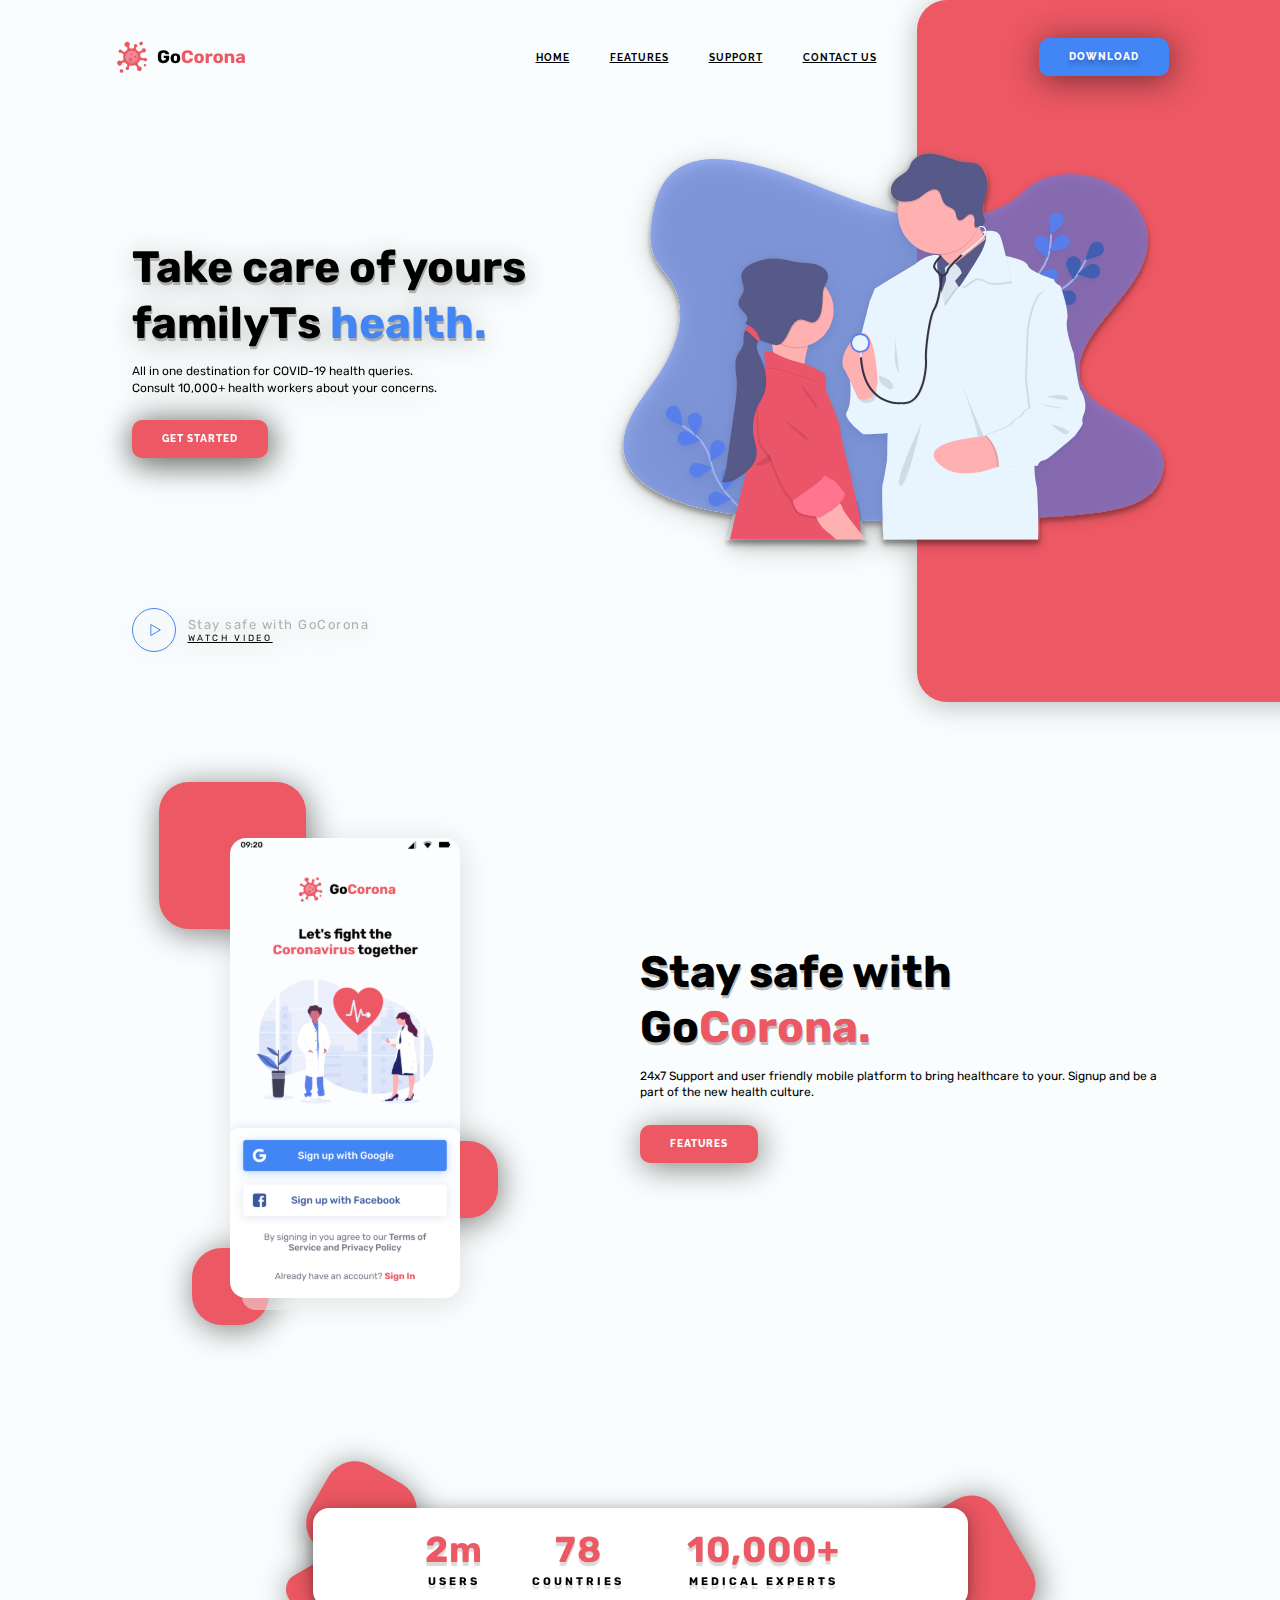
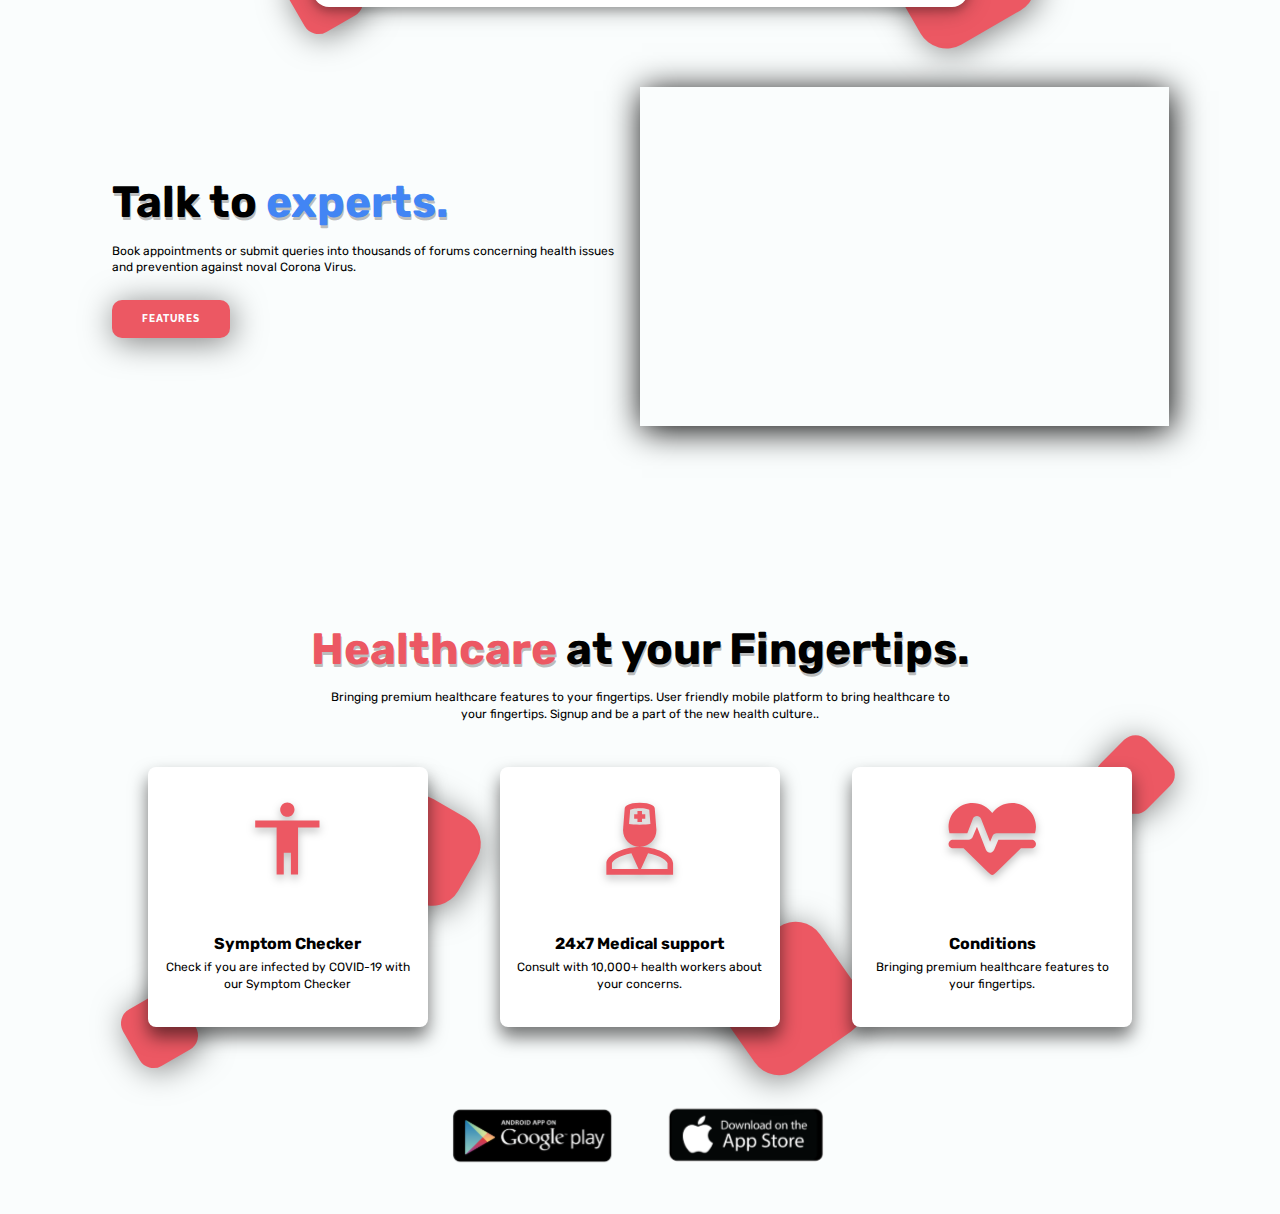
<file: index.html>
<!DOCTYPE html>
<html lang="en">
  <head>
    <meta charset="UTF-8" />
    <meta http-equiv="X-UA-Compatible" content="IE=edge" />
    <meta name="viewport" content="width=device-width, initial-scale=1.0" />
    <link
      href="https://fonts.googleapis.com/css?family=Rubik:regular,700&display=swap"
      rel="stylesheet"
    />
    <link
      href="https://fonts.googleapis.com/css?family=Raleway:700,800&display=swap"
      rel="stylesheet"
    />
    <link rel="stylesheet" href="./css/style.css" />
    <link rel="stylesheet" href="./js/script.js" />
    <title>GoCorona</title>
  </head>

  <body>
    <div class="wrapper">
      <header id="open" class="header">
        <div id="close" class="header__container">
          <a href="" class="header__logo">
            <img src="./img/logo.svg" alt="logo" />
          </a>
          <div class="header__menu menu">
            <nav class="menu__body">
              <ul class="menu__list">
                <li class="menu__item">
                  <a href="" class="menu__link"><u>HOME</u></a>
                </li>
                <li class="menu__item">
                  <a href="" class="menu__link"><u>FEATURES</u></a>
                </li>
                <li class="menu__item">
                  <a href="" class="menu__link"><u>SUPPORT</u> </a>
                </li>
                <li class="menu__item">
                  <a href="" class="menu__link"><u>CONTACT US</u> </a>
                </li>
              </ul>
            </nav>
          </div>
          <div class="header__button">
            <a href="" class="button button__blue">DOWNLOAD</a>
            <a href="#open" class="icon-menu"><span></span></a>
            <a href="#close" class="close-icon-menu"></a>
          </div>
        </div>
      </header>
      <main class="main">
        <section class="get-started">
          <div class="get-started__container">
            <div class="get-started__content">
              <div class="get-started__block-text block-text">
                <h1 class="block-text__title block-text__title-blue">
                  Take care of yours familyТs <span>health.</span>
                </h1>
                <div class="block-text__text">
                  <p>All in one destination for COVID-19 health queries.</p>
                  <p>Consult 10,000+ health workers about your concerns.</p>
                </div>
                <a href="" class="block-text__button button">GET STARTED</a>
              </div>
            </div>
            <div class="get-started__image">
              <img src="./img/doctor.svg" alt="Doctor" />
            </div>
            <div class="get-started__video">
              <a href="" class="video-get-started">
                <div class="video-get-started__icon">
                  <img src="./img/play.svg" alt="Watch video" />
                </div>
                <div class="video-get-started__body">
                  <div class="video-get-started__title">
                    Stay safe with GoCorona
                  </div>
                  <div class="video-get-started__text"><u>Watch Video</u></div>
                </div>
              </a>
            </div>
          </div>
        </section>
        <section class="stay-safe">
          <div class="stay-safe__container">
            <div class="stay-safe__media">
              <div class="media-stay-safe">
                <div class="media-stay-safe__image">
                  <img src="./img/login.svg" alt="App" />
                </div>
                <div
                  class="media-stay-safe__item media-stay-safe__item_1"
                ></div>
                <div
                  class="media-stay-safe__item media-stay-safe__item_2"
                ></div>
                <div
                  class="media-stay-safe__item media-stay-safe__item_3"
                ></div>
              </div>
            </div>
            <div class="stay-safe__content">
              <div class="stay-safe__block-text block-text">
                <h2 class="block-text__title">
                  Stay safe with Go<span>Corona.</span>
                </h2>
                <div class="block-text__text">
                  24x7 Support and user friendly mobile platform to bring
                  healthcare to your. Signup and be a part of the new health
                  culture.
                </div>
                <a href="" class="block-text__button button">Features</a>
              </div>
            </div>
          </div>
        </section>
        <section class="experts">
          <div class="experts__container">
            <div class="experts__statistics statistics-experts">
              <div class="statistics-experts__body body-statistics-experts">
                <div class="body-statistics-experts__item">
                  <div class="body-statistics-experts__value">2m</div>
                  <div class="body-statistics-experts__text">Users</div>
                </div>
                <div class="body-statistics-experts__item">
                  <div class="body-statistics-experts__value">78</div>
                  <div class="body-statistics-experts__text">countries</div>
                </div>
                <div class="body-statistics-experts__item">
                  <div class="body-statistics-experts__value">10,000+</div>
                  <div class="body-statistics-experts__text">
                    medical experts
                  </div>
                </div>
              </div>
              <div
                class="statistics-experts__decor statistics-experts__decor_1"
              ></div>
              <div
                class="statistics-experts__decor statistics-experts__decor_2"
              ></div>
              <div
                class="statistics-experts__decor statistics-experts__decor_3"
              ></div>
            </div>

            <div class="experts__body">
              <div class="experts__content">
                <div class="experts__block-text block-text">
                  <h2 class="block-text__title block-text__title-blue">
                    Talk to <span>experts.</span>
                  </h2>
                  <div class="block-text__text">
                    Book appointments or submit queries into thousands of forums
                    concerning health issues and prevention against noval Corona
                    Virus.
                  </div>
                  <a href="" class="block-text__button button">Features</a>
                </div>
              </div>
              <div class="experts__video">
                <iframe
                  src="https://www.youtube.com/embed/6vXWpw1sDOM"
                  title="YouTube video player"
                  frameborder="0"
                  allow="accelerometer; autoplay; clipboard-write; encrypted-media; gyroscope; picture-in-picture"
                  allowfullscreen
                ></iframe>
              </div>
            </div>
          </div>
        </section>
        <section class="healthcare">
          <div class="healthcare__container">
            <div class="healthcare__block-text block-text block-text_center">
              <h2 class="block-text__title">
                <span>Healthcare</span> at your Fingertips.
              </h2>
              <div class="block-text__text block-text__text_mw">
                Bringing premium healthcare features to your fingertips. User
                friendly mobile platform to bring healthcare to your fingertips.
                Signup and be a part of the new health culture..
              </div>
            </div>
            <div class="healthcare__items">
              <div class="healthcare__column healthcare_column_1">
                <div class="healthcare__item item-healthcare">
                  <div class="item-healthcare__icon">
                    <img src="./img/human_icon.svg" alt="human-icon" />
                  </div>

                  <div class="item-healthcare__title">Symptom Checker</div>
                  <div class="item-healthcare__text">
                    Check if you are infected by COVID-19 with our Symptom
                    Checker
                  </div>
                </div>
              </div>
              <div class="healthcare__column healthcare_column_2">
                <div class="healthcare__item item-healthcare">
                  <div class="item-healthcare__icon">
                    <img src="./img/doctor_icon.svg" alt="doctor_icon" />
                  </div>
                  <div class="item-healthcare__title">24x7 Medical support</div>
                  <div class="item-healthcare__text">
                    Consult with 10,000+ health workers about your concerns.
                  </div>
                </div>
              </div>
              <div class="healthcare__column healthcare_column_3">
                <div class="healthcare__item item-healthcare">
                  <div class="item-healthcare__icon">
                    <img src="./img/heart_icon.svg" alt="heart_icon" />
                  </div>
                  <div class="item-healthcare__title">Conditions</div>
                  <div class="item-healthcare__text">
                    Bringing premium healthcare features to your fingertips.
                  </div>
                </div>
              </div>
            </div>
          </div>
        </section>
      </main>
      <footer class="footer">
        <div class="footer__container">
          <div class="footer__items">
            <a href="" class="footer__item">
              <img src="./img/google.svg" alt="Google Play" />
            </a>
            <a href="" class="footer__item">
              <img src="./img/apple.svg" alt="Apple Store" />
            </a>
          </div>
        </div>
      </footer>
    </div>
  </body>
</html>
</file>
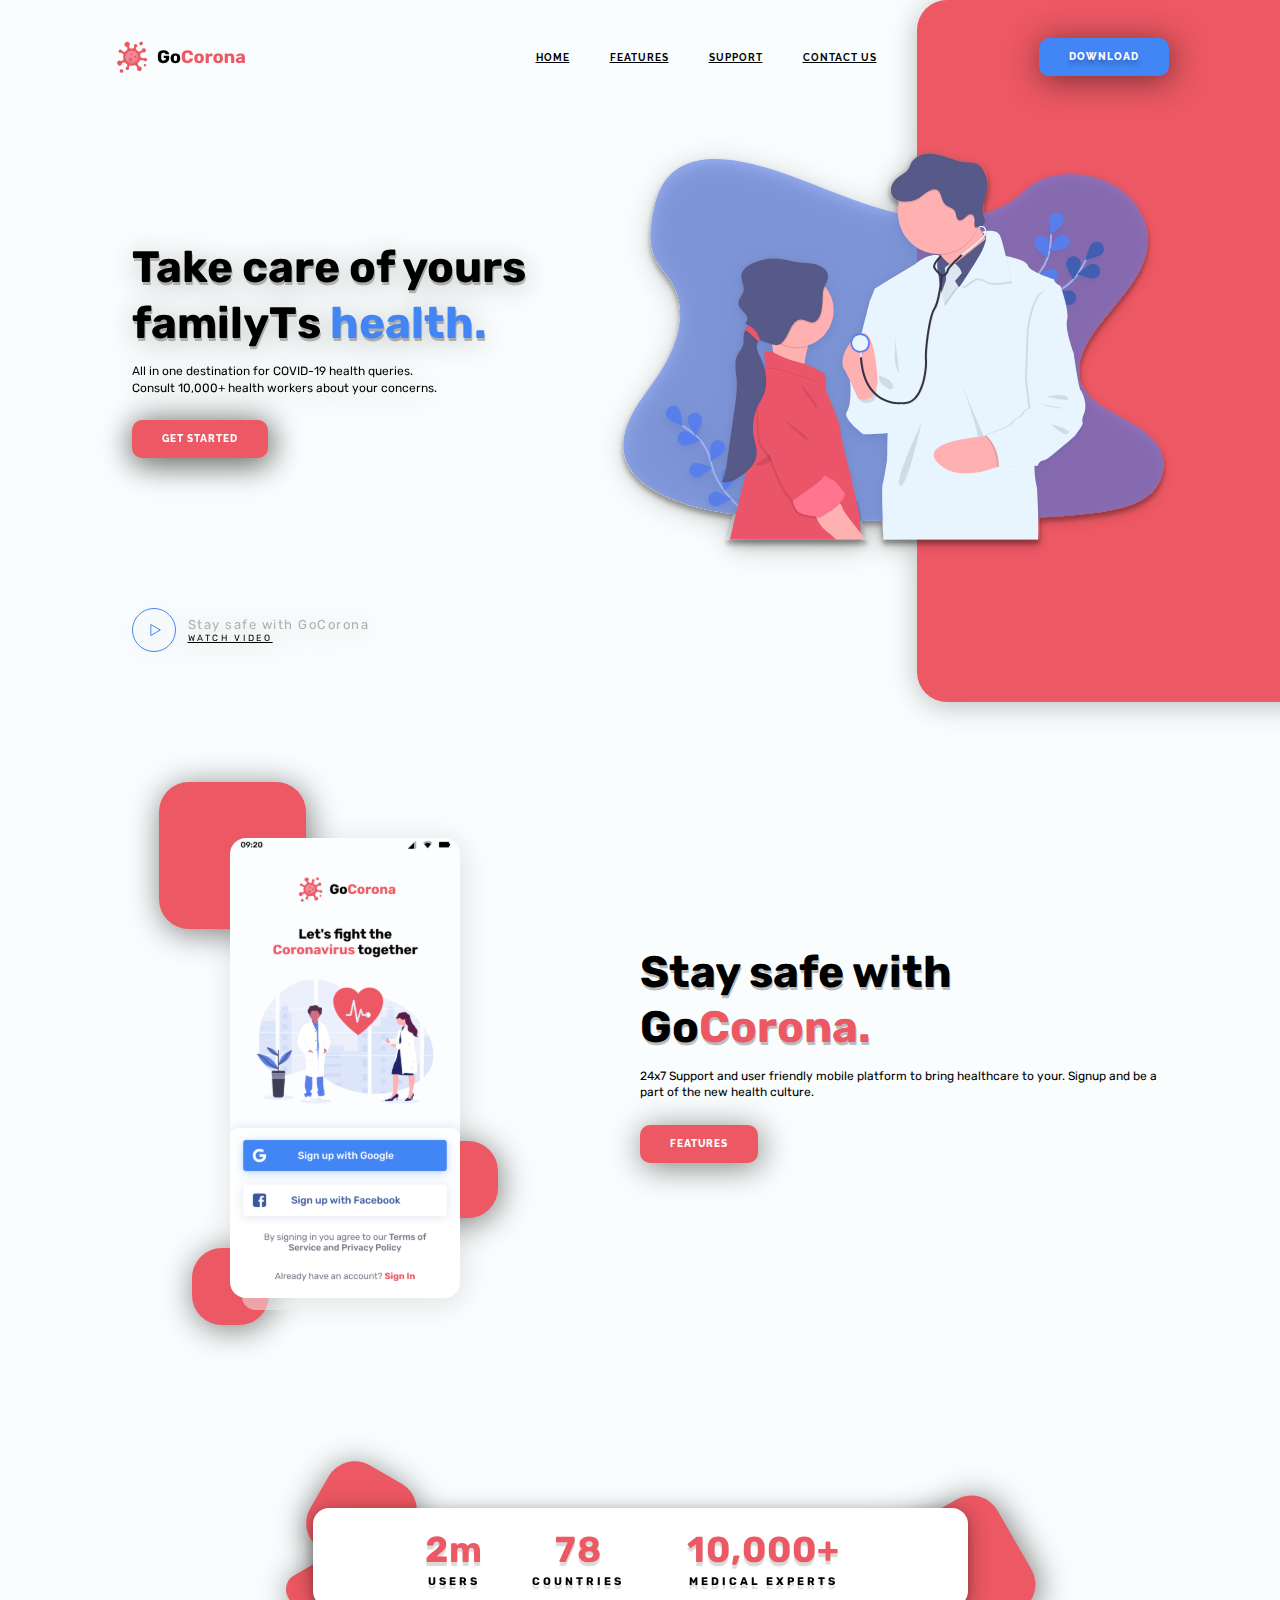
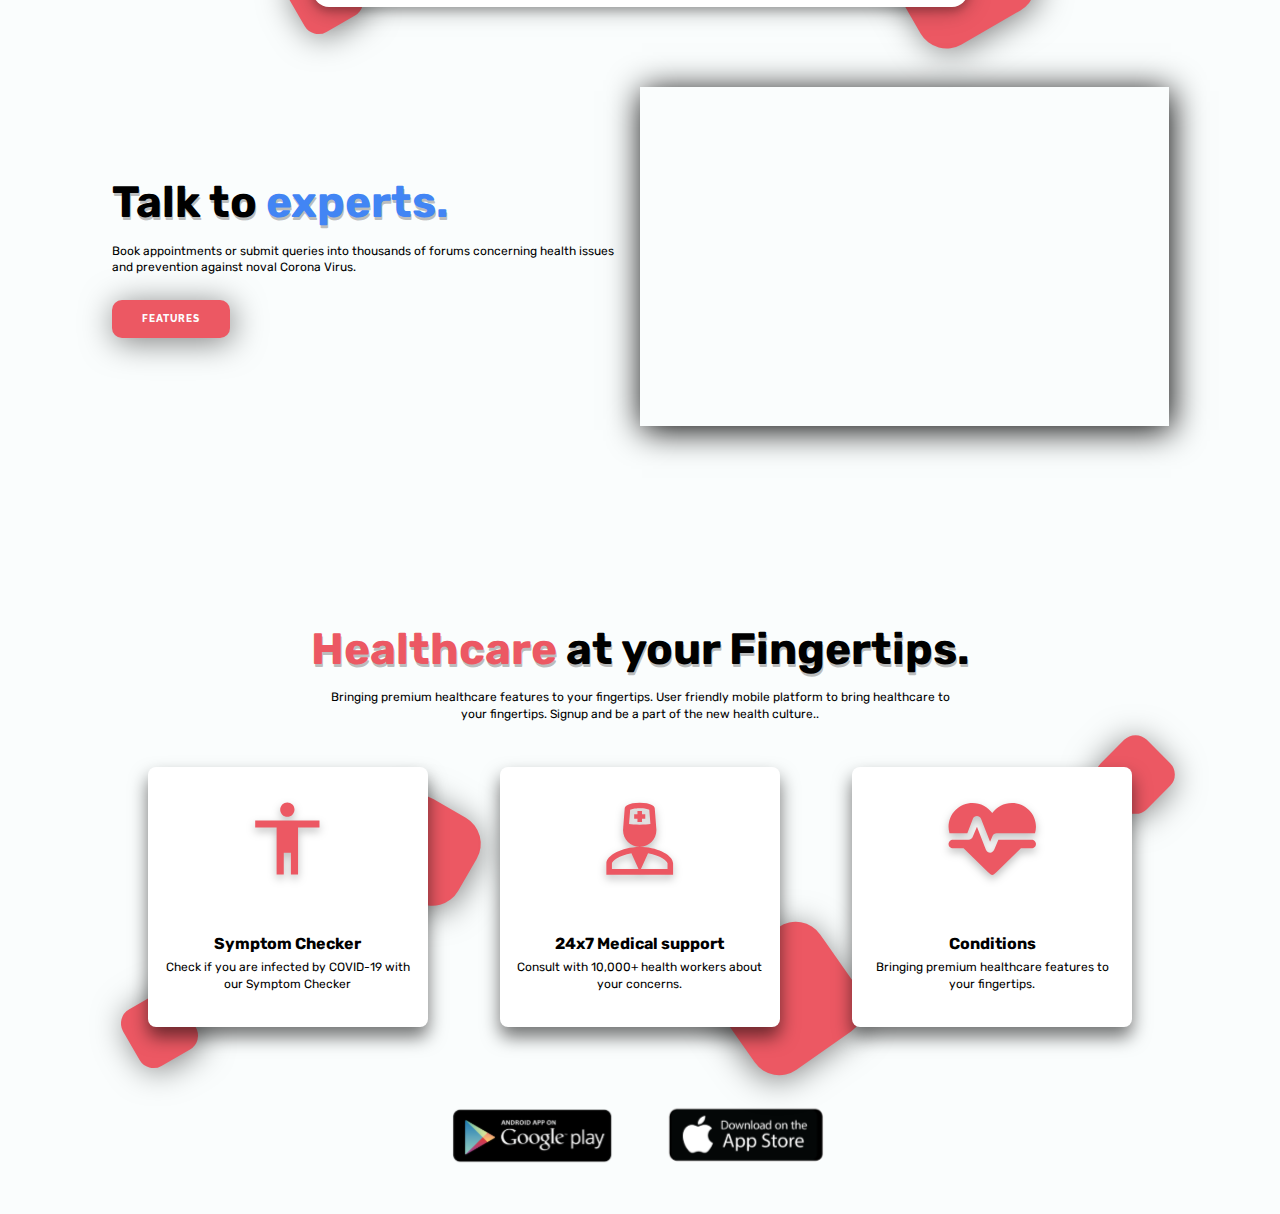
<file: html/index.html>
<!DOCTYPE html>
<html lang="en">

<head>
    <meta charset="UTF-8">
    <meta http-equiv="X-UA-Compatible" content="IE=edge">
    <meta name="viewport" content="width=device-width, initial-scale=1.0">
    <link href="https://fonts.googleapis.com/css?family=Rubik:regular,700&display=swap" rel="stylesheet" />
    <link href="https://fonts.googleapis.com/css?family=Raleway:700,800&display=swap" rel="stylesheet" />
    <link rel="stylesheet" href="../css/style.css">
    <link rel="stylesheet" href="../js/script.js">
    <title>GoCorona</title>
</head>

<body>
    <div class="wrapper">
        <header id="open" class="header">
            <div id="close" class="header__container">
                <a href="" class="header__logo">
                    <img src="../img/logo.svg" alt="logo">
                </a>
                <div class="header__menu menu">
                    <nav class="menu__body">
                        <ul class="menu__list">
                            <li class="menu__item"><a href="" class="menu__link"><u>HOME</u></a></li>
                            <li class="menu__item"><a href="" class="menu__link"><u>FEATURES</u></a></li>
                            <li class="menu__item"><a href="" class="menu__link"><u>SUPPORT</u> </a></li>
                            <li class="menu__item"><a href="" class="menu__link"><u>CONTACT US</u> </a></li>
                        </ul>
                    </nav>
                </div>
                <div class="header__button">
                    <a href="" class="button button__blue">DOWNLOAD</a>
                    <a href="#open" class="icon-menu"><span></span></a>
                    <a href="#close" class="close-icon-menu"></a>
                </div>
            </div>
        </header>
        <main class="main">
            <section class="get-started">
                <div class="get-started__container">
                    <div class="get-started__content">
                        <div class="get-started__block-text block-text">
                            <h1 class="block-text__title block-text__title-blue">
                                Take care of yours familyТs <span>health.</span>
                            </h1>
                            <div class="block-text__text">
                                <p>All in one destination for COVID-19 health queries.</p>
                                <p>Consult 10,000+ health workers about your concerns.</p>
                            </div>
                            <a href="" class="block-text__button button">GET STARTED</a>
                        </div>
                    </div>
                    <div class="get-started__image">
                        <img src="../img/doctor.svg" alt="Doctor">
                    </div>
                    <div class="get-started__video">
                        <a href="" class="video-get-started">
                            <div class="video-get-started__icon">
                                <img src="../img/play.svg" alt="Watch video">
                            </div>
                            <div class="video-get-started__body">
                                <div class="video-get-started__title">Stay safe with GoCorona</div>
                                <div class="video-get-started__text"> <u>Watch Video</u></div>
                            </div>
                        </a>
                    </div>
                </div>
            </section>
            <section class="stay-safe">
                <div class="stay-safe__container">
                    <div class="stay-safe__media">
                        <div class="media-stay-safe">
                            <div class="media-stay-safe__image">
                                <img src="../img/login.svg" alt="App">
                            </div>
                            <div class="media-stay-safe__item media-stay-safe__item_1"></div>
                            <div class="media-stay-safe__item media-stay-safe__item_2"></div>
                            <div class="media-stay-safe__item media-stay-safe__item_3"></div>
                        </div>
                    </div>
                    <div class="stay-safe__content">
                        <div class="stay-safe__block-text block-text">
                            <h2 class="block-text__title">
                                Stay safe with Go<span>Corona.</span>
                            </h2>
                            <div class="block-text__text">24x7 Support and user friendly mobile platform to bring healthcare to your. Signup and be a part of the new health culture.
                            </div>
                            <a href="" class="block-text__button button">Features</a>
                        </div>
                    </div>
                </div>
            </section>
            <section class="experts">
                <div class="experts__container">
                    <div class="experts__statistics statistics-experts">
                        <div class="statistics-experts__body body-statistics-experts">
                            <div class="body-statistics-experts__item">
                                <div class="body-statistics-experts__value">2m</div>
                                <div class="body-statistics-experts__text">Users</div>
                            </div>
                            <div class="body-statistics-experts__item">
                                <div class="body-statistics-experts__value">78</div>
                                <div class="body-statistics-experts__text">countries</div>
                            </div>
                            <div class="body-statistics-experts__item">
                                <div class="body-statistics-experts__value">10,000+</div>
                                <div class="body-statistics-experts__text">medical experts</div>
                            </div>
                        </div>
                        <div class="statistics-experts__decor statistics-experts__decor_1"></div>
                        <div class="statistics-experts__decor statistics-experts__decor_2"></div>
                        <div class="statistics-experts__decor statistics-experts__decor_3"></div>
                    </div>

                    <div class="experts__body">
                        <div class="experts__content">
                            <div class="experts__block-text block-text">
                                <h2 class="block-text__title block-text__title-blue">Talk to <span>experts.</span></h2>
                                <div class="block-text__text">
                                    Book appointments or submit queries into thousands of forums concerning health issues and prevention against noval Corona Virus.
                                </div>
                                <a href="" class="block-text__button button">Features</a>
                            </div>
                        </div>
                        <div class="experts__video">
                            <iframe src="https://www.youtube.com/embed/6vXWpw1sDOM" title="YouTube video player" frameborder="0" allow="accelerometer; autoplay; clipboard-write; encrypted-media; gyroscope; picture-in-picture" allowfullscreen></iframe>
                        </div>
                    </div>
                </div>
            </section>
            <section class="healthcare">
                <div class="healthcare__container">
                    <div class="healthcare__block-text block-text block-text_center">
                        <h2 class="block-text__title"><span>Healthcare</span> at your Fingertips.</h2>
                        <div class="block-text__text block-text__text_mw">
                            Bringing premium healthcare features to your fingertips. User friendly mobile platform to bring healthcare to your fingertips. Signup and be a part of the new health culture..
                        </div>
                    </div>
                    <div class="healthcare__items">
                        <div class="healthcare__column healthcare_column_1">
                            <div class="healthcare__item item-healthcare">
                                <div class="item-healthcare__icon">
                                    <img src="../img/human_icon.svg" alt="human-icon">
                                </div>

                                <div class="item-healthcare__title">Symptom Checker</div>
                                <div class="item-healthcare__text">Check if you are infected by COVID-19 with our Symptom Checker</div>
                            </div>
                        </div>
                        <div class="healthcare__column healthcare_column_2">
                            <div class="healthcare__item item-healthcare">
                                <div class="item-healthcare__icon">
                                    <img src="../img/doctor_icon.svg" alt="doctor_icon">
                                </div>
                                <div class="item-healthcare__title">24x7 Medical support</div>
                                <div class="item-healthcare__text">Consult with 10,000+ health workers about your concerns.</div>
                            </div>
                        </div>
                        <div class="healthcare__column healthcare_column_3">
                            <div class="healthcare__item item-healthcare">
                                <div class="item-healthcare__icon">
                                    <img src="../img/heart_icon.svg" alt="heart_icon">
                                </div>
                                <div class="item-healthcare__title">Conditions</div>
                                <div class="item-healthcare__text">Bringing premium healthcare features to your fingertips.</div>
                            </div>
                        </div>
                    </div>
                </div>
            </section>
        </main>
        <footer class="footer">
            <div class="footer__container">
                <div class="footer__items">
                    <a href="" class="footer__item">
                        <img src="../img/google.svg" alt="Google Play">
                    </a>
                    <a href="" class="footer__item">
                        <img src="../img/apple.svg" alt="Apple Store">
                    </a>
                </div>
            </div>
        </footer>
    </div>
</body>

</html>
</file>
<file: css/style.css>
*,
    *::before,
    *::after {
        padding: 0;
        margin: 0;
        border: 0;
        box-sizing: border-box;
    }
    
    a {
        text-decoration: none;
    }
    
    ul,
    ol,
    li {
        list-style: none;
    }
    
    img {
        vertical-align: top;
    }
    
    h1,
    h2,
    h3,
    h4,
    h5,
    h6 {
        font-weight: inherit;
        font-size: inherit;
    }
    
    html,
    body {
        height: 100%;
        line-height: 1;
        font-family: Rubik;
        font-size: 12px;
        /* color: #616161; */
        background-color: #fafdfd;
    }
    
    .wrapper {
        overflow: hidden;
        display: flex;
        flex-direction: column;
        min-height: 100%;
    }
    
    .main {
        flex: 1 1 auto;
    }
    /* -------------------- */
    
    [class*="_container"] {
        max-width: 1087px;
        margin: 0px auto;
        padding: 0px 15px;
    }
    /*pc ------------------------------------------------------------------------------*/
    
    @media (max-width: 1087px) {
        [class*="_container"] {
            max-width: 970px;
        }
    }
    /*tablet-------------------------------------------------------------------------------*/
    
    @media (max-width: 991.98px) {
        [class*="_container"] {
            max-width: 750px;
        }
    }
    /*mobile*/
    
    @media (max-width: 767.98px) {
        [class*="_container"] {
            max-width: none;
        }
    }
    /*mobile small -------------------------------------------------------------------------*/
    
    @media (max-width: 479.98px) {
        .header__logo {
            flex: 0 0 40px;
            overflow: hidden;
        }
    }
    /*HEADER-----------------------------------------------------------------------------*/
    
    .header {
        position: absolute;
        width: 100%;
        top: 0;
        left: 0;
        z-index: 50;
    }
    
    .header__container {
        display: flex;
        min-height: 114px;
        align-items: center;
    }
    
    .header__logo {
        position: relative;
        z-index: 5;
    }
    
    .header__menu {
        flex: 1 1 auto;
    }
    
    .header__button {
        position: relative;
        z-index: 5;
        flex: 0 0 252px;
        display: flex;
        justify-content: flex-end;
        align-items: center;
    }
    /*MENU---------------------------------------------------------------------------------------*/
    
    .menu {
        display: flex;
        justify-content: flex-end;
    }
    
    .menu__list {
        display: flex;
    }
    
    .menu__item {
        margin: 0px 40px 0px 0px;
    }
    
    .menu__link {
        font-family: Raleway;
        text-transform: uppercase;
        font-weight: 700;
        font-size: 10px;
        line-height: 1.2;
        color: black;
        letter-spacing: 1px;
        position: relative;
        line-height: 12px;
        text-align: left;
        cursor: pointer;
        line-height: 1;
        text-decoration: none;
    }
    
    .menu__link:after {
        display: block;
        position: absolute;
        left: 0;
        right: 0;
        width: 0;
        height: 1px;
        background-color: rgb(194, 185, 185);
        border: 1px;
        content: "";
        transition: width 0.6s ease-out;
    }
    
    .menu__link:hover:after,
    .menu__link:focus:after {
        width: 100%;
        /*устанавливаем значение 100% чтобы ссылка подчёркивалась полностью*/
    }
    
    @media (max-width: 991.98px) {
        .header__container {
            min-height: 80px;
        }
        .header__button {
            flex: 0 0 150px;
        }
        .menu__item {
            margin: 18px 30px 0px 5px;
        }
    }
    
    @media (max-width: 767.98px) {
        .menu__body {
            position: fixed;
            top: 0;
            left: -100%;
            width: 100%;
            height: 100%;
            overflow: auto;
            background-color: #ffffff;
            padding: 90px 15px 30px 15px;
            transition: left 0.3s;
        }
        .header:target .menu__body {
            left: 0;
        }
        .header:target .menu__body:before {
            content: "";
            position: fixed;
            top: 0;
            left: 0;
            height: 80px;
            width: 100%;
            background-color: white;
        }
        .menu__list {
            flex-direction: column;
            justify-content: center;
            align-items: center;
        }
        .menu__item {
            margin: 0px 0px 25px 0px;
        }
        .menu__item:last-child {
            margin-bottom: 0;
        }
        .menu__link {
            font-size: 20px;
        }
    }
    
    @media (max-width: 479.98px) {
        .header__logo {
            flex: 0 0 40px;
            overflow: hidden;
        }
    }
    /*BUTTON-------------------------------------------------------------------------------------*/
    
    .button {
        display: inline-block;
        font-family: Raleway;
        text-transform: uppercase;
        font-weight: 800;
        font-size: 10px;
        line-height: 1.2;
        letter-spacing: 1px;
        color: #FCFDFE;
        padding: 13px 30px;
        border-radius: 10px;
        background-color: #EC5863;
        box-shadow: 2px 4px 32px rgba(0, 0, 0, 0.50);
    }
    
    .button:hover {
        background-color: #e93c48;
        /* text-shadow: 0px 4px 4px rgba(0, 0, 0, 0.25); */
        transition: .4s ease-out;
        transition-delay: 0.5s;
        box-shadow: none;
    }
    
    .button__blue {
        background: #4285F4;
        text-shadow: 0px 4px 4px rgba(0, 0, 0, 0.25);
    }
    
    .button__blue:hover {
        background: #1f62ce;
        /* box-shadow: 2px 4px 32px rgba(0, 0, 0, 0.50); */
        box-shadow: none;
        /* transition: width 0.3s ease-out; */
    }
    /*small-menu-----------------------------------------------------------------------------------*/
    
    .close-icon-menu,
    .icon-menu {
        display: none;
    }
    
    @media (max-width: 767.98px) {
        .icon-menu {
            display: flex;
            position: relative;
            flex: 0 0 30px;
            height: 18px;
            flex-direction: column;
            justify-content: space-between;
            margin: 0px 0px 0px 20px;
        }
        .icon-menu::before,
        .icon-menu::after {
            content: "";
            background-color: black;
            height: 2px;
        }
        .icon-menu span {
            height: 2px;
            background-color: black;
        }
        .close-icon-menu {
            flex: 0 0 30px;
            height: 18px;
            position: relative;
            margin: 0px 0px 0px 20px;
        }
        .close-icon-menu::before,
        .close-icon-menu::after {
            content: "";
            position: absolute;
            top: 50%;
            left: 0;
            width: 100%;
            background-color: black;
            height: 2px;
        }
        .close-icon-menu::before {
            transform: rotate(37deg);
        }
        .close-icon-menu::after {
            transform: rotate(-37deg);
        }
        .header:target .icon-menu {
            display: none;
        }
        .header:target .close-icon-menu {
            display: flex;
        }
    }
    /*selection-------------------------------------------------------------------------*/
    
    .block-text {}
    
    .block-text_center {
        text-align: center;
        padding: 0px 100px;
    }
    
    .block-text__title {
        font-weight: 700;
        font-size: 44px;
        line-height: 126%;
        color: #000;
        text-shadow: 1px 3px 0px rgba(0, 0, 0, 0.25);
    }
    
    .block-text__title:not(:last-child) {
        margin: 0px 0px 12px 0px;
    }
    
    .block-text__title span {
        color: #EC5863;
    }
    
    .block-text__title-blue span {
        color: #4285F4;
    }
    
    .block-text__text {
        line-height: 138.5%;
    }
    
    .block-text__text_mw {
        max-width: 620px;
        margin: 0px auto;
    }
    
    .block-text__text:not(:last-child) {
        margin: 0px 0px 24px 0px;
    }
    
    .block-text__button {}
    
    @media (max-width: 767.98px) {
        .block-text__title {
            font-size: 34px;
        }
    }
    /*-------------------------------------------------------------------------------------*/
    
    .get-started {
        background-color: #fafdfd;
    }
    
    .get-started__container {
        padding: 150px 15px 50px 15px;
        display: flex;
        align-items: center;
        flex-wrap: wrap;
        position: relative;
        filter: drop-shadow(0px 4px 14px rgba(0, 0, 0, 0.25));
    }
    
    .get-started__container::before {
        content: '';
        position: absolute;
        width: 100vw;
        height: 100%;
        right: 267px;
        top: 0;
        /* margin: 0px 0px 0px -252px; */
        transform: translate(100%, 0px);
        border-radius: 30px 0px 0px 30px;
        background-color: #ec5863;
    }
    
    .get-started__content {
        flex: 0 1 48%;
        padding: 0px 20px;
    }
    
    .get-started__block-text {
        max-width: 410px;
    }
    
    .get-started__video {
        flex: 1 1 100%;
        padding: 60px 0px 0px 20px;
    }
    
    .get-started__image {
        flex: 0 1 52%;
        position: relative;
        z-index: 2;
    }
    
    .get-started__image img {
        max-width: 100%;
        filter: drop-shadow(0px 4px 4px rgba(0, 0, 0, 0.25));
    }
    
    .video-get-started {
        display: inline-flex;
        align-items: center;
    }
    
    .video-get-started__icon {
        flex: 0 0 44px;
    }
    
    .video-get-started__icon:hover {}
    
    .video-get-started__body {
        display: flex;
        flex-direction: column;
        justify-content: space-between;
        padding: 0px 0px 0px 12px;
    }
    
    .video-get-started__title {
        color: rgba(176, 176, 176, 1);
        font-size: 13px;
        line-height: 126%;
        letter-spacing: 1.5px;
    }
    
    .video-get-started__text {
        text-transform: uppercase;
        font-size: 9px;
        color: rgba(0, 0, 0, 1);
        line-height: 126%;
        letter-spacing: 2.65px;
    }
    
    @media (max-width: 991.98px) {
        .get-started__container::before {
            right: 185px;
            border-radius: 20px 0px 0px 20px;
        }
    }
    
    @media (max-width: 767.98px) {
        .get-started__container {
            padding: 100px 15px 30px 15px;
        }
        .get-started__image {
            flex: 1 1 100%;
            text-align: center;
            padding: 30px 0;
        }
        .get-started__container::before {
            left: 185px;
            display: none;
        }
        .get-started__block-text {
            min-width: none;
        }
        .get-started__content {
            flex: 1 1 100%;
            padding: 0;
        }
        .get-started__video {
            padding: 0;
        }
    }
    /* -----------------------------------второй блок "Stay safe with GoCorona." -------------------------------------------*/
    
    .stay-safe {
        padding: 80px 0px;
    }
    
    .stay-safe__container {
        display: flex;
        align-items: center;
    }
    
    .stay-safe__media {
        flex: 0 1 50%;
    }
    
    .stay-safe__content {
        flex: 0 1 50%;
    }
    
    .stay-safe__block-text {}
    
    .media-stay-safe {
        width: 373px;
        padding: 56px 0px 27px 0px;
        position: relative;
        text-align: center;
        position: relative;
    }
    
    .media-stay-safe__image {
        display: inline-block;
        box-shadow: 2px 4px 32px rgba(0, 0, 0, 0.12);
        border-radius: 16px;
        position: relative;
        width: 61.5%;
    }
    
    .media-stay-safe__image img {
        position: relative;
        z-index: 2;
        min-width: 100%;
    }
    
    .media-stay-safe__image::after {
        content: "";
        position: absolute;
        bottom: -12px;
        left: 12px;
        width: 206px;
        height: 27px;
        z-index: 1;
        background: rgba(240, 240, 240, 0.49);
        border-radius: 16px;
    }
    
    .media-stay-safe__item {
        position: absolute;
        background-color: #ec5863;
        border-radius: 30px;
        width: 77px;
        height: 77px;
        box-shadow: 2px 4px 32px rgba(0, 0, 0, 0.50);
    }
    
    .media-stay-safe__item:hover {
        background-color: #e93c48;
        /* text-shadow: 0px 4px 4px rgba(0, 0, 0, 0.25); */
        transition: .4s ease-out;
        transition-delay: 0.5s;
        box-shadow: none;
    }
    
    .media-stay-safe__item_1 {
        top: 0;
        left: 0;
        width: 147px;
        height: 147px;
    }
    
    .media-stay-safe__item_2 {
        bottom: 0;
        left: 33px;
    }
    
    .media-stay-safe__item_3 {
        bottom: 107px;
        right: 34px;
    }
    
    @media (max-width: 991.98px) {
        .stay-safe {
            padding: 40px 0;
        }
    }
    
    @media (min-width: 991.98px) {
        .stay-safe__media {
            padding: 0px 0px 0px 47px;
        }
    }
    
    @media (max-width: 767.98px) {
        .stay-safe__container {
            flex-direction: column-reverse;
        }
        .stay-safe__content {
            margin: 0px 0px 30px 0px;
        }
    }
    
    @media (max-width:479.98px) {
        .media-stay-safe {
            width: 290px;
        }
    }
    /* ==================================================== 3 блок ================================== */
    
    .experts {
        padding: 103px 0px 116px 0px;
    }
    
    .experts__container {}
    
    .experts__block-text {
        min-width: 400px;
    }
    
    .experts__statistics {}
    
    .statistics-experts {
        max-width: 655px;
        margin: 0px auto;
        position: relative;
    }
    
    .experts__body {
        display: flex;
        align-items: center;
    }
    
    .experts__content {
        flex: 0 1 50%;
        padding: 0px 20px 0px 0px;
    }
    
    .experts__video {
        flex: 0 1 50%;
        padding: 0px 0px 32% 0px;
        position: relative;
    }
    
    .experts__video iframe {
        position: absolute;
        width: 100%;
        height: 100%;
        top: 0;
        left: 0;
        object-fit: cover;
        box-shadow: 2px 4px 32px rgba(0, 0, 0, 1.50);
    }
    
    @media (max-width: 767.98px) {
        .experts {
            padding: 80px 0px 30px 0px;
        }
        .experts__body {
            align-items: stretch;
            flex-direction: column;
        }
        .experts__video {
            padding: 0px 0px 58% 0px;
        }
        .experts__content {
            padding: 0;
            margin: 0 0 30px 0;
        }
    }
    
    .statistics-experts__body {
        background-color: #fff;
        box-shadow: 0px 2px 24px rgba(5, 5, 5, 0.25);
        border-radius: 16px;
        position: relative;
        z-index: 2;
        filter: drop-shadow(0px 4px 4px rgba(0, 0, 0, 0.25));
        margin: 0px 0px 80px 0px;
    }
    
    .statistics-experts__decor {
        position: absolute;
        background-color: #ec5863;
        border-radius: 30px;
        box-shadow: 2px 4px 32px rgba(0, 0, 0, 0.50);
    }
    
    .statistics-experts__decor:hover {
        background-color: #e93c48;
        text-shadow: 0px 4px 4px rgba(0, 0, 0, 0.25);
        transition: .4s ease-out;
        transition-delay: 0.5s;
        box-shadow: none;
    }
    
    .statistics-experts__decor_1 {
        width: 65px;
        height: 65px;
        transform: rotate(-30deg);
        bottom: -21px;
        left: -21px;
        border-radius: 16px;
    }
    
    .statistics-experts__decor_2 {
        width: 97px;
        height: 97px;
        right: 50%px;
        top: -40px;
        transform: rotate(30deg);
    }
    
    .statistics-experts__decor_3 {
        width: 128px;
        height: 128px;
        right: -55px;
        top: 0px;
        transform: rotate(-30deg);
    }
    
    .body-statistics-experts {
        padding: 20px 80px;
        display: flex;
        align-items: center;
    }
    
    .body-statistics-experts__item {
        flex: 1 1 25%;
        text-align: center;
        letter-spacing: 2px;
    }
    
    .body-statistics-experts__item:last-child {
        flex: 0 1 50%;
    }
    
    .body-statistics-experts__value {
        font-weight: 700;
        font-size: 36px;
        line-height: 1.2;
        letter-spacing: 1px;
        color: #EC5863;
        margin-bottom: 5px;
        text-shadow: 0px 4px 1px rgba(0, 0, 0, 0.15);
    }
    
    .body-statistics-experts__text {
        font-style: normal;
        font-weight: bold;
        font-size: 11px;
        letter-spacing: 3px;
        color: #000000;
        text-transform: uppercase;
        align-items: center;
        text-align: center;
        text-shadow: 0px 4px 1px rgba(0, 0, 0, 0.15);
    }
    
    @media (max-width: 767.98px) {
        .statistics-experts__body {
            margin: 0 0 50px 0;
        }
        .body-statistics-experts {
            padding: 25px;
        }
    }
    
    @media (max-width: 479.98px) {
        .body-statistics-experts {
            /* justify-content: center;
             align-items: center; */
            flex-direction: column;
        }
        .body-statistics-experts__item:not(:last-child) {
            margin: 0 0 15px 0;
        }
    }
    /* ================================================================ 3q Block ======================================================================= */
    
    .healthcare {
        padding: 80px 0px 30px 0px;
    }
    
    .healthcare_container {}
    
    .healthcare__block-text {
        margin: 0px 0px 45px 0px;
    }
    
    .healthcare__items {
        display: flex;
        /* max-width: 980px; */
        /* margin: 0px auto; */
        /* gap: 72px; */
    }
    
    .healthcare__column {
        position: relative;
        padding: 0px 36px;
        flex: 0 1 33.333%;
    }
    
    .healthcare__item {}
    
    .item-healthcare {
        height: 100%;
        position: relative;
        z-index: 2;
        background: #FFFFFF;
        box-shadow: 0px 10px 18px rgba(0, 0, 0, 0.55);
        border-radius: 8px;
        display: flex;
        flex-direction: column;
        align-items: center;
        text-align: center;
        padding: 35px 17px;
    }
    
    .item-healthcare__icon {
        margin: 0px 0px 58px 0px;
        filter: drop-shadow(0px 4px 4px rgba(0, 0, 0, 0.25));
    }
    
    .item-healthcare__title {
        font-weight: 700;
        font-size: 16px;
        line-height: 138.5%;
        color: #000;
        margin: 0px 0px 4px 0px;
    }
    
    .item-healthcare__text {
        line-height: 138.5%;
    }
    
    .healthcare_column_1::before,
    .healthcare_column_1::after {
        content: "";
        position: absolute;
        background-color: #ec5863;
        border-radius: 16px;
        box-shadow: 2px 4px 32px rgba(0, 0, 0, 0.50);
    }
    
    .healthcare_column_1::before {
        width: 65px;
        height: 65px;
        bottom: -35px;
        left: 15px;
        transform: rotate(-30deg);
    }
    
    .healthcare_column_1::after {
        width: 97px;
        height: 97px;
        top: 35px;
        right: -10px;
        border-radius: 30px;
        transform: rotate(30deg);
    }
    
    .healthcare_column_2::after {
        content: "";
        position: absolute;
        background-color: #ec5863;
        width: 127px;
        height: 127px;
        bottom: -35px;
        right: -35px;
        border-radius: 30px;
        transform: rotate(55deg);
        box-shadow: 2px 4px 32px rgba(0, 0, 0, 0.50);
    }
    
    .healthcare_column_3::after {
        content: "";
        position: absolute;
        background-color: #ec5863;
        width: 65px;
        height: 65px;
        top: -25px;
        right: 0px;
        border-radius: 16px;
        transform: rotate(45deg);
        box-shadow: 2px 4px 32px rgba(0, 0, 0, 0.50);
    }
    
    @media (max-width: 1087px) {
        .healthcare__column {
            padding: 0px 15px;
        }
    }
    
    @media (max-width: 991.98px) {
        .healthcare {
            padding: 30px 0px 30px 0px;
        }
        .healthcare__items {
            flex-direction: column;
        }
        .healthcare__column:not(:last-child) {
            margin: 0px 0px 25px 0px;
        }
    }
    /* =============================================footer===================================== */
    
    .footer {
        padding: 45px 0px;
    }
    
    .footer__container {}
    
    .footer__items {
        display: flex;
        column-gap: 50px;
        row-gap: 20px;
        justify-content: center;
        align-items: center;
    }
    
    .footer__item {}
    
    @media (max-width: 500px) {
        .footer {
            padding: 30px 0;
        }
        .footer__items {
            flex-direction: column;
        }
    }
</file>
